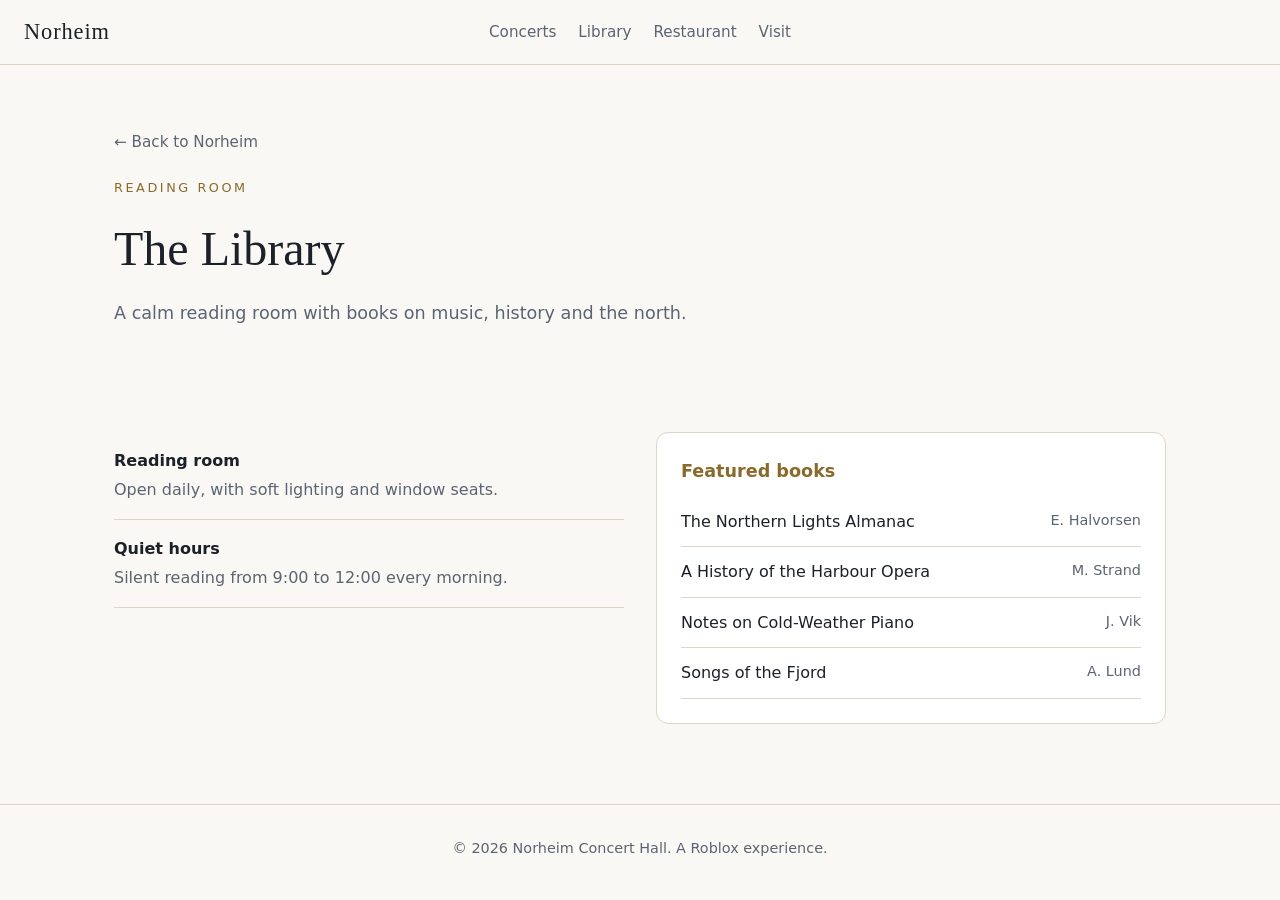
<file: library.html>
<!doctype html>
<html lang="en">
<head>
  <meta charset="utf-8">
  <meta name="viewport" content="width=device-width, initial-scale=1">
  <title>Library | Norheim Concert Hall</title>
  <meta name="description" content="The library at the Norheim Concert Hall.">
  <link rel="stylesheet" href="styles.css">
</head>
<body>

  <header class="site-header">
    <a href="index.html" class="logo">Norheim</a>
    <nav class="nav" id="nav">
      <a href="concerts.html">Concerts</a>
      <a href="library.html" aria-current="page">Library</a>
      <a href="restaurant.html">Restaurant</a>
      <a href="index.html#visit">Visit</a>
    </nav>
    <button class="menu-toggle" id="menuToggle" aria-label="Open menu" aria-expanded="false">&#9776;</button>
  </header>

  <main>

    <section class="page-hero">
      <a href="index.html" class="back">&larr; Back to Norheim</a>
      <p class="eyebrow">Reading Room</p>
      <h1>The Library</h1>
      <p class="lead">A calm reading room with books on music, history and the north.</p>
    </section>

    <section class="section">
      <div class="split">
        <ul class="feature-list">
          <li><strong>Reading room</strong> Open daily, with soft lighting and window seats.</li>
          <li><strong>Quiet hours</strong> Silent reading from 9:00 to 12:00 every morning.</li>
        </ul>
        <div class="panel">
          <h3>Featured books</h3>
          <ul class="book-list" id="bookList"></ul>
        </div>
      </div>
    </section>

  </main>

  <footer class="site-footer">
    <p>&copy; <span id="year"></span> Norheim Concert Hall. A Roblox experience.</p>
  </footer>

  <script src="script.js"></script>
</body>
</html>
</file>
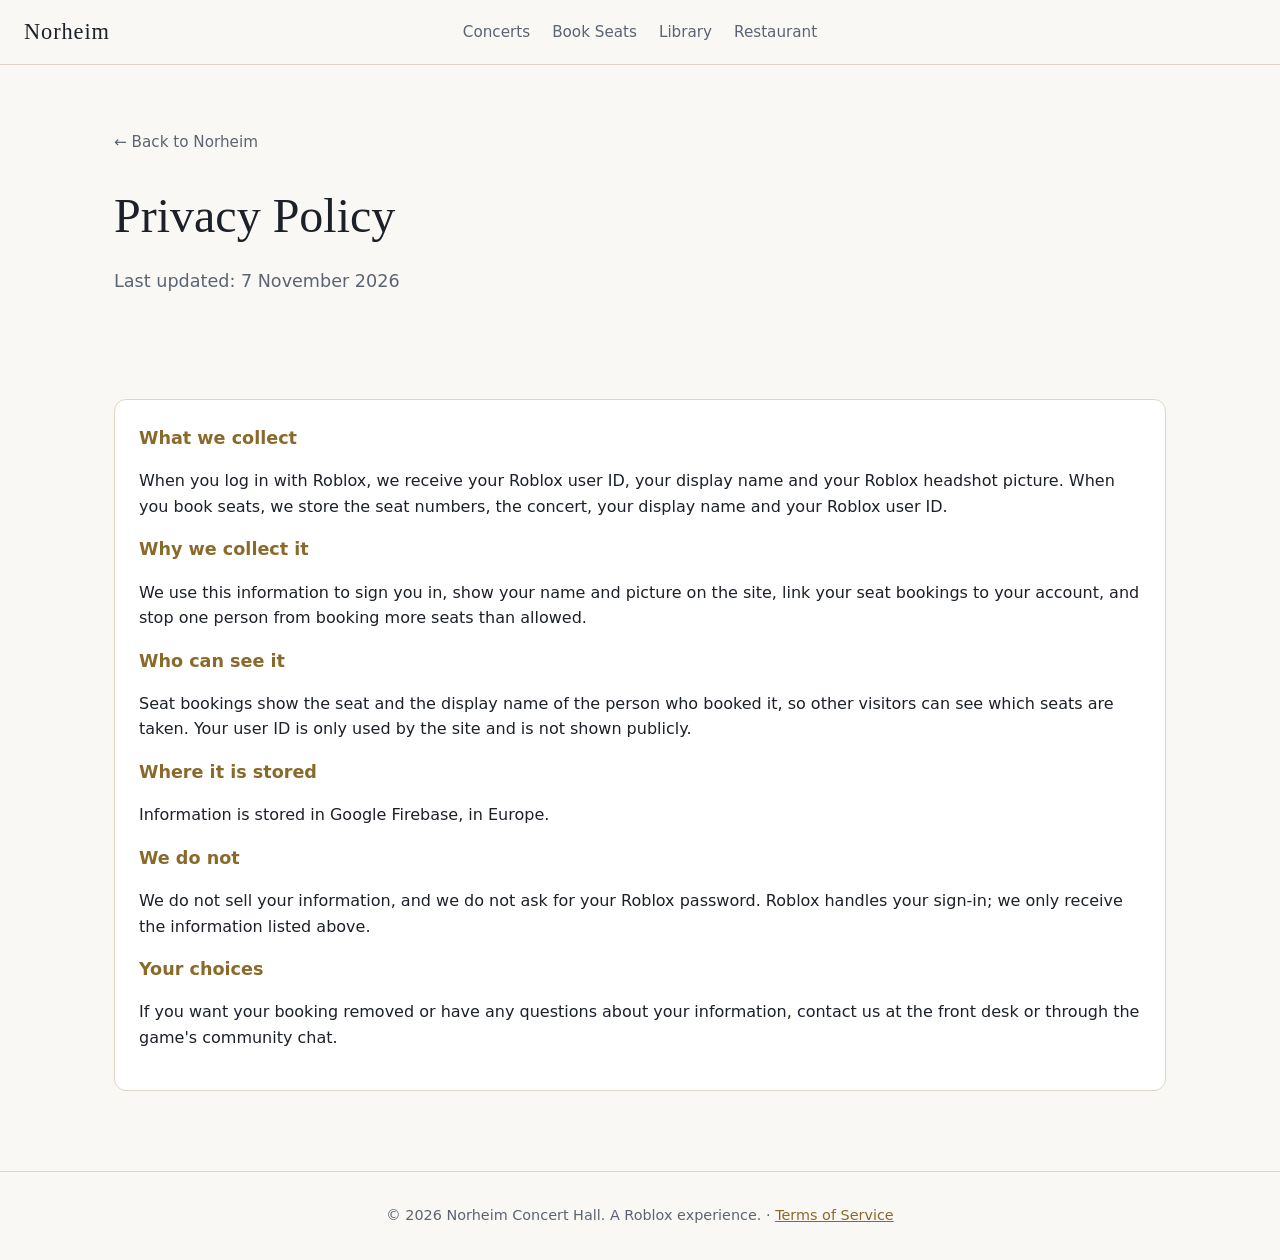
<file: privacy.html>
<!doctype html>
<html lang="en">
<head>
  <meta charset="utf-8">
  <meta name="viewport" content="width=device-width, initial-scale=1">
  <title>Privacy Policy | Norheim Concert Hall</title>
  <meta name="description" content="How Norheim Concert Hall handles your information.">
  <link rel="stylesheet" href="styles.css">
</head>
<body>

  <header class="site-header">
    <a href="index.html" class="logo">Norheim</a>
    <nav class="nav" id="nav">
      <a href="concerts.html">Concerts</a>
      <a href="booking.html">Book Seats</a>
      <a href="library.html">Library</a>
      <a href="restaurant.html">Restaurant</a>
    </nav>
    <button class="menu-toggle" id="menuToggle" aria-label="Open menu" aria-expanded="false">&#9776;</button>
  </header>

  <main>
    <section class="page-hero">
      <a href="index.html" class="back">&larr; Back to Norheim</a>
      <h1>Privacy Policy</h1>
      <p class="lead">Last updated: 7 November 2026</p>
    </section>

    <section class="section">
      <div class="panel legal">
        <h3>What we collect</h3>
        <p>When you log in with Roblox, we receive your Roblox user ID, your display name and your Roblox headshot picture. When you book seats, we store the seat numbers, the concert, your display name and your Roblox user ID.</p>

        <h3>Why we collect it</h3>
        <p>We use this information to sign you in, show your name and picture on the site, link your seat bookings to your account, and stop one person from booking more seats than allowed.</p>

        <h3>Who can see it</h3>
        <p>Seat bookings show the seat and the display name of the person who booked it, so other visitors can see which seats are taken. Your user ID is only used by the site and is not shown publicly.</p>

        <h3>Where it is stored</h3>
        <p>Information is stored in Google Firebase, in Europe.</p>

        <h3>We do not</h3>
        <p>We do not sell your information, and we do not ask for your Roblox password. Roblox handles your sign-in; we only receive the information listed above.</p>

        <h3>Your choices</h3>
        <p>If you want your booking removed or have any questions about your information, contact us at the front desk or through the game's community chat.</p>
      </div>
    </section>
  </main>

  <footer class="site-footer">
    <p>&copy; <span id="year"></span> Norheim Concert Hall. A Roblox experience. &middot; <a href="terms.html">Terms of Service</a></p>
  </footer>

  <script src="script.js"></script>
</body>
</html>
</file>
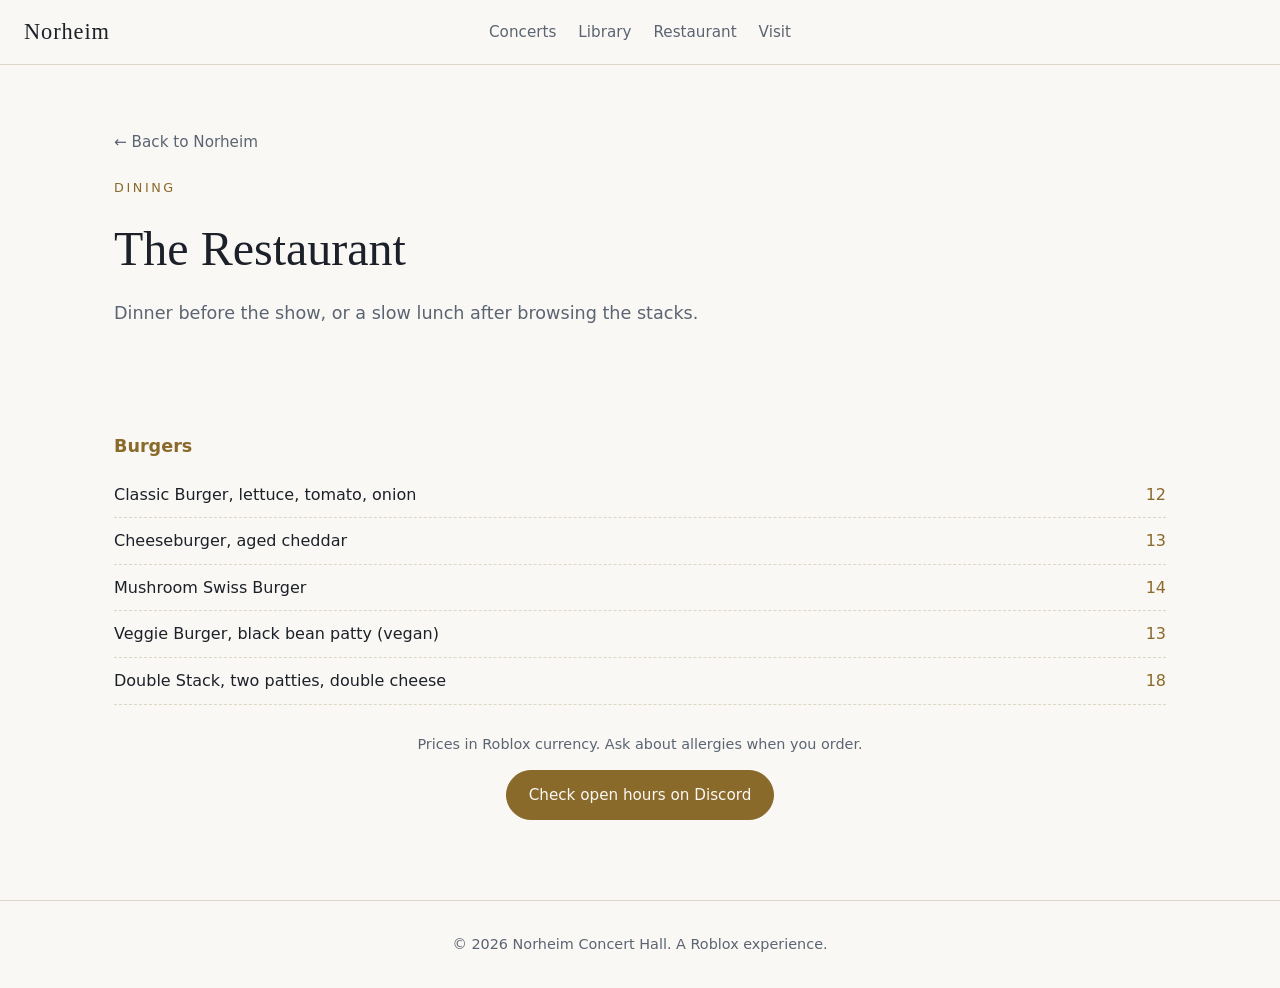
<file: restaurant.html>
<!doctype html>
<html lang="en">
<head>
  <meta charset="utf-8">
  <meta name="viewport" content="width=device-width, initial-scale=1">
  <title>Restaurant | Norheim Concert Hall</title>
  <meta name="description" content="The restaurant at the Norheim Concert Hall.">
  <link rel="stylesheet" href="styles.css">
</head>
<body>

  <header class="site-header">
    <a href="index.html" class="logo">Norheim</a>
    <nav class="nav" id="nav">
      <a href="concerts.html">Concerts</a>
      <a href="library.html">Library</a>
      <a href="restaurant.html" aria-current="page">Restaurant</a>
      <a href="index.html#visit">Visit</a>
    </nav>
    <button class="menu-toggle" id="menuToggle" aria-label="Open menu" aria-expanded="false">&#9776;</button>
  </header>

  <main>

    <section class="page-hero">
      <a href="index.html" class="back">&larr; Back to Norheim</a>
      <p class="eyebrow">Dining</p>
      <h1>The Restaurant</h1>
      <p class="lead">Dinner before the show, or a slow lunch after browsing the stacks.</p>
    </section>

    <section class="section">
      <div class="menu">
        <div class="menu-col">
          <h3>Burgers</h3>
          <ul class="menu-items">
            <li><span>Classic Burger, lettuce, tomato, onion</span><span class="price">12</span></li>
            <li><span>Cheeseburger, aged cheddar</span><span class="price">13</span></li>
            <li><span>Mushroom Swiss Burger</span><span class="price">14</span></li>
            <li><span>Veggie Burger, black bean patty (vegan)</span><span class="price">13</span></li>
            <li><span>Double Stack, two patties, double cheese</span><span class="price">18</span></li>
          </ul>
        </div>
      </div>
      <p class="note">Prices in Roblox currency. Ask about allergies when you order.</p>
      <div class="hero-actions">
        <a href="https://discord.gg/E7QuvaBJye" class="btn btn-primary" target="_blank" rel="noopener">Check open hours on Discord</a>
      </div>
    </section>

  </main>

  <footer class="site-footer">
    <p>&copy; <span id="year"></span> Norheim Concert Hall. A Roblox experience.</p>
  </footer>

  <script src="script.js"></script>
</body>
</html>
</file>
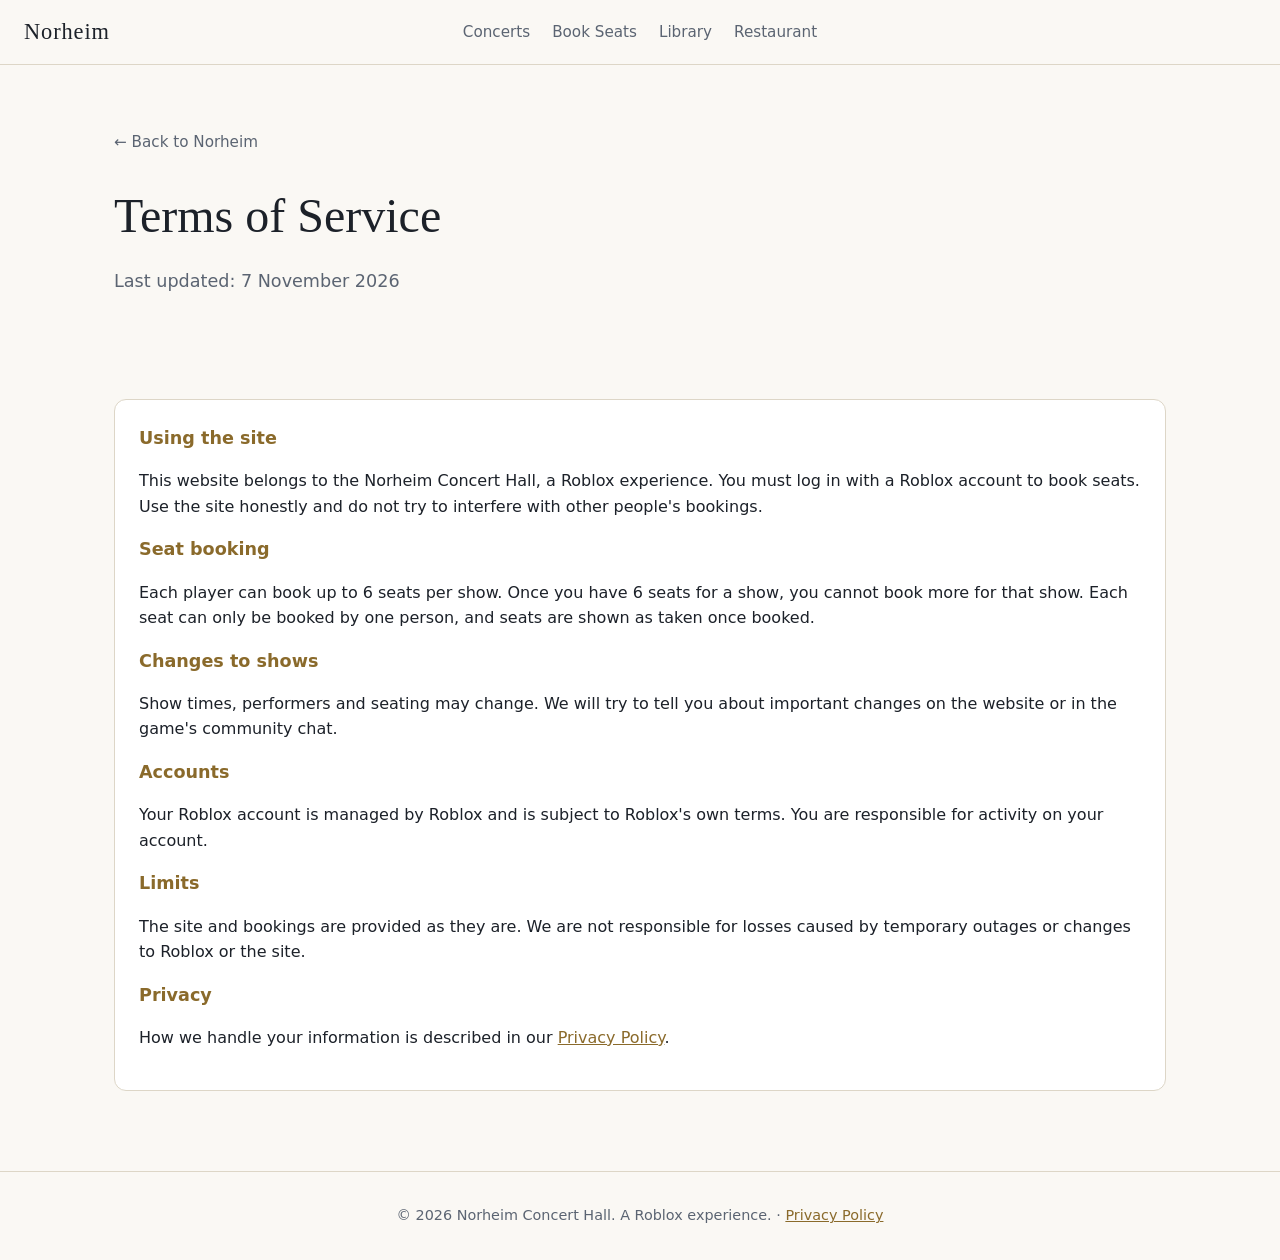
<file: terms.html>
<!doctype html>
<html lang="en">
<head>
  <meta charset="utf-8">
  <meta name="viewport" content="width=device-width, initial-scale=1">
  <title>Terms of Service | Norheim Concert Hall</title>
  <meta name="description" content="Terms for using the Norheim Concert Hall website and seat booking.">
  <link rel="stylesheet" href="styles.css">
</head>
<body>

  <header class="site-header">
    <a href="index.html" class="logo">Norheim</a>
    <nav class="nav" id="nav">
      <a href="concerts.html">Concerts</a>
      <a href="booking.html">Book Seats</a>
      <a href="library.html">Library</a>
      <a href="restaurant.html">Restaurant</a>
    </nav>
    <button class="menu-toggle" id="menuToggle" aria-label="Open menu" aria-expanded="false">&#9776;</button>
  </header>

  <main>
    <section class="page-hero">
      <a href="index.html" class="back">&larr; Back to Norheim</a>
      <h1>Terms of Service</h1>
      <p class="lead">Last updated: 7 November 2026</p>
    </section>

    <section class="section">
      <div class="panel legal">
        <h3>Using the site</h3>
        <p>This website belongs to the Norheim Concert Hall, a Roblox experience. You must log in with a Roblox account to book seats. Use the site honestly and do not try to interfere with other people's bookings.</p>

        <h3>Seat booking</h3>
        <p>Each player can book up to 6 seats per show. Once you have 6 seats for a show, you cannot book more for that show. Each seat can only be booked by one person, and seats are shown as taken once booked.</p>

        <h3>Changes to shows</h3>
        <p>Show times, performers and seating may change. We will try to tell you about important changes on the website or in the game's community chat.</p>

        <h3>Accounts</h3>
        <p>Your Roblox account is managed by Roblox and is subject to Roblox's own terms. You are responsible for activity on your account.</p>

        <h3>Limits</h3>
        <p>The site and bookings are provided as they are. We are not responsible for losses caused by temporary outages or changes to Roblox or the site.</p>

        <h3>Privacy</h3>
        <p>How we handle your information is described in our <a href="privacy.html">Privacy Policy</a>.</p>
      </div>
    </section>
  </main>

  <footer class="site-footer">
    <p>&copy; <span id="year"></span> Norheim Concert Hall. A Roblox experience. &middot; <a href="privacy.html">Privacy Policy</a></p>
  </footer>

  <script src="script.js"></script>
</body>
</html>
</file>
<file: styles.css>
:root {
  --bg: #0f1218;
  --bg-alt: #161b24;
  --panel: #1d2430;
  --text: #e9e6df;
  --muted: #a6aebb;
  --accent: #d4af6a;
  --accent-strong: #e8c07e;
  --border: #2a3342;
  color-scheme: dark;
}

@media (prefers-color-scheme: light) {
  :root:not([data-theme="dark"]) {
    --bg: #faf8f4;
    --bg-alt: #f1ede5;
    --panel: #ffffff;
    --text: #1c2129;
    --muted: #5b6472;
    --accent: #8a6a2b;
    --accent-strong: #6e5320;
    --border: #ddd6c7;
    color-scheme: light;
  }
}

* { box-sizing: border-box; }

html { scroll-behavior: smooth; scroll-padding-top: 72px; }

body {
  margin: 0;
  font-family: system-ui, -apple-system, "Segoe UI", Roboto, sans-serif;
  font-size: 16px;
  line-height: 1.6;
  background: var(--bg);
  color: var(--text);
}

img { max-width: 100%; }

a { color: var(--accent); }

/* Header */
.site-header {
  position: sticky;
  top: 0;
  z-index: 10;
  display: flex;
  align-items: center;
  justify-content: space-between;
  padding: 14px 24px;
  background: var(--bg);
  border-bottom: 1px solid var(--border);
}

.logo {
  font-family: Georgia, "Times New Roman", serif;
  font-size: 1.4rem;
  color: var(--text);
  text-decoration: none;
  letter-spacing: 0.04em;
}

.nav { display: flex; gap: 22px; }
.nav a {
  color: var(--muted);
  text-decoration: none;
  font-size: 0.95rem;
}
.nav a:hover { color: var(--accent); }

.menu-toggle {
  display: none;
  background: none;
  border: 1px solid var(--border);
  color: var(--text);
  font-size: 1.3rem;
  padding: 4px 12px;
  border-radius: 6px;
  cursor: pointer;
}

/* Hero */
.hero {
  padding: 120px 24px 100px;
  text-align: center;
  background:
    linear-gradient(rgba(15, 18, 24, 0.55), rgba(15, 18, 24, 0.85)),
    url("images/hall-exterior.png") center / cover no-repeat,
    var(--bg);
}

.eyebrow {
  color: var(--accent);
  text-transform: uppercase;
  letter-spacing: 0.2em;
  font-size: 0.8rem;
  margin: 0 0 12px;
}

.hero h1 {
  font-family: Georgia, "Times New Roman", serif;
  font-size: clamp(2.2rem, 6vw, 4rem);
  margin: 0 0 16px;
  font-weight: normal;
}

.lead {
  max-width: 620px;
  margin: 0 auto 32px;
  color: var(--muted);
  font-size: 1.1rem;
}

.hero-actions { display: flex; gap: 12px; justify-content: center; flex-wrap: wrap; }

.btn {
  display: inline-block;
  padding: 12px 22px;
  border: 1px solid var(--accent);
  border-radius: 999px;
  color: var(--accent);
  text-decoration: none;
  font-size: 0.95rem;
}
.btn:hover { background: var(--accent); color: var(--bg); }
.btn-primary { background: var(--accent); color: var(--bg); }
.btn-primary:hover { background: var(--accent-strong); color: var(--bg); }

/* Sections */
.section { padding: 80px 24px; max-width: 1100px; margin: 0 auto; }
.section.alt {
  background: var(--bg-alt);
  max-width: none;
}
.section.alt > * { max-width: 1100px; margin-left: auto; margin-right: auto; }

.section-head { margin-bottom: 36px; }
.section-head h2 {
  font-family: Georgia, "Times New Roman", serif;
  font-size: clamp(1.8rem, 4vw, 2.4rem);
  margin: 0 0 8px;
  font-weight: normal;
}
.section-head p { margin: 0; color: var(--muted); }

h3 { font-size: 1.1rem; margin: 0 0 12px; color: var(--accent); font-weight: 600; }

/* Concert cards */
.cards {
  display: grid;
  grid-template-columns: repeat(auto-fit, minmax(260px, 1fr));
  gap: 20px;
}

.card {
  background: var(--panel);
  border: 1px solid var(--border);
  border-radius: 12px;
  padding: 24px;
  display: flex;
  flex-direction: column;
  gap: 8px;
}
.card .date { color: var(--accent); font-size: 0.85rem; text-transform: uppercase; letter-spacing: 0.08em; }
.card h3 { color: var(--text); font-size: 1.2rem; margin: 0; }
.card p { margin: 0; color: var(--muted); font-size: 0.95rem; }
.card .tag {
  align-self: flex-start;
  font-size: 0.75rem;
  padding: 2px 10px;
  border-radius: 999px;
  border: 1px solid var(--border);
  color: var(--muted);
}
.card .btn { align-self: flex-start; margin-top: 8px; padding: 8px 16px; font-size: 0.85rem; }

/* Library */
.split {
  display: grid;
  grid-template-columns: 1fr 1fr;
  gap: 32px;
  align-items: start;
}

.feature-list { list-style: none; padding: 0; margin: 0; }
.feature-list li {
  padding: 16px 0;
  border-bottom: 1px solid var(--border);
  color: var(--muted);
}
.feature-list strong { display: block; color: var(--text); margin-bottom: 4px; }

.panel {
  background: var(--panel);
  border: 1px solid var(--border);
  border-radius: 12px;
  padding: 24px;
}

.book-list { list-style: none; padding: 0; margin: 0; }
.book-list li {
  padding: 12px 0;
  border-bottom: 1px solid var(--border);
  display: flex;
  justify-content: space-between;
  gap: 12px;
}
.book-list .author { color: var(--muted); font-size: 0.9rem; }

/* Restaurant menu */
.menu {
  display: grid;
  grid-template-columns: repeat(auto-fit, minmax(240px, 1fr));
  gap: 28px;
}
.menu-items { list-style: none; padding: 0; margin: 0; }
.menu-items li {
  display: flex;
  justify-content: space-between;
  gap: 12px;
  padding: 10px 0;
  border-bottom: 1px dashed var(--border);
}
.price { color: var(--accent); white-space: nowrap; }
.note { margin-top: 28px; color: var(--muted); font-size: 0.9rem; text-align: center; }

/* Visit */
.info-grid {
  display: grid;
  grid-template-columns: repeat(auto-fit, minmax(240px, 1fr));
  gap: 20px;
}
.info-grid p { margin: 0; color: var(--muted); }

/* Footer */
.site-footer {
  text-align: center;
  padding: 32px 24px;
  border-top: 1px solid var(--border);
  color: var(--muted);
  font-size: 0.9rem;
}
.site-footer p { margin: 0; }

/* Explore tiles (home page) */
.tiles {
  display: grid;
  grid-template-columns: repeat(auto-fit, minmax(240px, 1fr));
  gap: 20px;
}

.tile {
  display: flex;
  flex-direction: column;
  gap: 8px;
  padding: 28px;
  background: var(--panel);
  border: 1px solid var(--border);
  border-radius: 12px;
  text-decoration: none;
  color: var(--text);
  transition: border-color 0.2s, transform 0.2s;
}
.tile:hover { border-color: var(--accent); transform: translateY(-2px); }
.tile h3 { color: var(--text); font-size: 1.3rem; margin: 0; }
.tile p { margin: 0; color: var(--muted); }
.tile-kicker { color: var(--accent); font-size: 0.8rem; text-transform: uppercase; letter-spacing: 0.08em; }
.tile-link { margin-top: auto; padding-top: 12px; color: var(--accent); font-size: 0.95rem; }

/* Seat map drawing */
.seat-svg { width: 100%; height: auto; display: block; }
.seat-svg .stage-shape { fill: var(--border); }
.seat-svg .stage-text,
.seat-svg .section-text { fill: var(--muted); font-size: 16px; letter-spacing: 0.15em; }
.seat-svg .row-label { fill: var(--muted); font-size: 11px; }
.seat-svg .seat { fill: #8c919b; cursor: pointer; transition: fill 0.15s; }
.seat-svg .seat:hover { fill: var(--accent); }
.seat-svg .seat.selected { fill: var(--accent-strong); }
.seat-svg .seat.booked { fill: #3a3f4a; cursor: not-allowed; }
.seat-svg .seat.locked { cursor: not-allowed; opacity: 0.5; }

[hidden] { display: none !important; }

/* Logged-in player badge (top-right corner of the booking page) */
.player-badge {
  display: flex;
  align-items: center;
  gap: 10px;
  margin-left: auto;
  margin-right: 12px;
  font-size: 0.9rem;
  color: var(--text);
}
.player-badge img {
  width: 36px;
  height: 36px;
  border-radius: 50%;
  border: 1px solid var(--accent);
  background: var(--panel);
}
@media (max-width: 760px) {
  .player-badge span { display: none; }
}

.header-login {
  margin-left: auto;
  margin-right: 12px;
  padding: 8px 16px;
  border: 1px solid var(--accent);
  border-radius: 999px;
  color: var(--accent);
  text-decoration: none;
  font-size: 0.9rem;
  white-space: nowrap;
}
.header-login:hover { background: var(--accent); color: var(--bg); }

/* Center the menu links in the header on wider screens */
@media (min-width: 761px) {
  .site-header .nav {
    position: absolute;
    left: 50%;
    top: 50%;
    transform: translate(-50%, -50%);
  }
}

/* Seat booking */
.booking {
  display: grid;
  grid-template-columns: minmax(0, 1fr) minmax(0, 2fr);
  gap: 24px;
  align-items: start;
}
.booking-form { display: flex; flex-direction: column; gap: 8px; }
.booking-form label { color: var(--muted); font-size: 0.9rem; margin-top: 6px; }
.booking-form select,
.booking-form input {
  font: inherit;
  padding: 10px 12px;
  border-radius: 8px;
  border: 1px solid var(--border);
  background: var(--bg);
  color: var(--text);
  width: 100%;
}
.booking-form .btn { margin-top: 12px; align-self: flex-start; cursor: pointer; }
.booking-form .btn:disabled { opacity: 0.6; cursor: wait; }
.selected-line { margin: 12px 0 0; color: var(--muted); }
.booking-form .note { margin: 8px 0 0; text-align: left; min-height: 1.5em; }
#bkStatus.error { color: #d9534f; }

.seat-map { overflow-x: auto; }
.stage {
  text-align: center;
  padding: 6px;
  margin: 0 auto 20px;
  max-width: 70%;
  border-radius: 6px;
  background: var(--border);
  color: var(--muted);
  font-size: 0.85rem;
  letter-spacing: 0.2em;
  text-transform: uppercase;
}
.seat-row { display: flex; align-items: center; gap: 3px; margin-bottom: 3px; min-width: max-content; }
.row-label { width: 22px; color: var(--muted); font-size: 0.7rem; }
.seat {
  width: 19px;
  height: 19px;
  border-radius: 4px 4px 2px 2px;
  border: 1px solid var(--accent);
  background: transparent;
  color: var(--text);
  font-size: 0.5rem;
  cursor: pointer;
  padding: 0;
}
.seat:hover { background: var(--accent); color: var(--bg); }
.seat.selected { background: var(--accent-strong); border-color: var(--accent-strong); color: var(--bg); }
.seat.booked { background: #5a5f69; border-color: #5a5f69; color: #9aa0ab; cursor: not-allowed; }

@media (max-width: 760px) {
  .booking { grid-template-columns: 1fr; }
}

/* Category pages */
.page-hero {
  max-width: 1100px;
  margin: 0 auto;
  padding: 64px 24px 24px;
}
.page-hero h1 {
  font-family: Georgia, "Times New Roman", serif;
  font-size: clamp(2rem, 5vw, 3rem);
  font-weight: normal;
  margin: 0 0 12px;
}
.page-hero .lead { margin: 0; text-align: left; }
.back { display: inline-block; margin-bottom: 24px; color: var(--muted); text-decoration: none; font-size: 0.95rem; }
.back:hover { color: var(--accent); }

/* Mobile */
@media (max-width: 760px) {
  .menu-toggle { display: block; }
  .page-hero { padding: 48px 20px 16px; }
  .nav {
    display: none;
    position: absolute;
    top: 100%;
    left: 0;
    right: 0;
    flex-direction: column;
    gap: 0;
    background: var(--bg);
    border-bottom: 1px solid var(--border);
  }
  .nav.open { display: flex; }
  .nav a { padding: 14px 24px; border-top: 1px solid var(--border); }
  .site-header { position: sticky; }
  .split { grid-template-columns: 1fr; }
  .hero { padding: 80px 20px 70px; }
  .section { padding: 60px 20px; }
}
</file>
